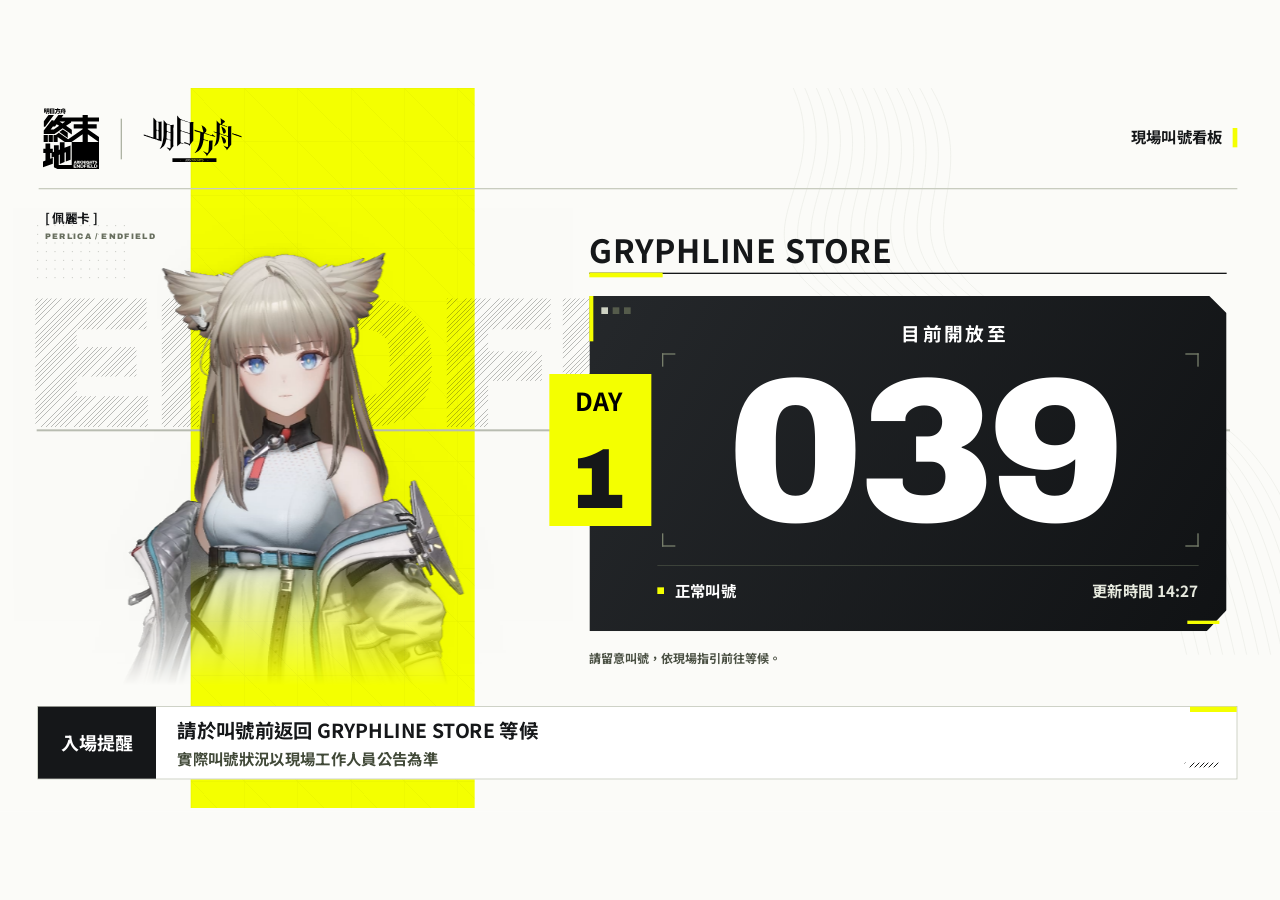
<file: index.html>
<!doctype html><html lang="zh-Hant"><head>
<meta charset="utf-8"><meta name="viewport" content="width=device-width,initial-scale=1"><meta name="theme-color" content="#f4ff00">
<title>明日方舟 × 終末地｜GRYPHLINE STORE 叫號看板</title><link rel="icon" href="assets/endfield-logo-original.svg" type="image/svg+xml">
<link rel="preload" href="assets/Archivo-variable.woff2" as="font" type="font/woff2" crossorigin><link rel="stylesheet" href="ui.css?v=2.1.0"><script defer src="content.js?v=2.1.0"></script><link rel="stylesheet" href="v6.css?v=2.1.1"><script defer src="video-player.js?v=2.1.0"></script><script defer src="runtime.js?v=2.1.0"></script></head>
<body><main class="canvas" aria-label="GRYPHLINE STORE 現場叫號看板">
<div class="yellow-band" aria-hidden="true"></div><div class="topography" aria-hidden="true"></div><div class="background-word" aria-hidden="true">ENDFIELD</div><div class="background-rule" aria-hidden="true"></div><div class="dot-grid" aria-hidden="true"></div>
<header class="header"><div class="brand-pair"><img class="brand-endfield" src="assets/endfield-logo-original.svg" alt="明日方舟：終末地"><span class="brand-divider" aria-hidden="true"></span><img class="brand-arknights" src="assets/arknights-logo.svg" alt="明日方舟"></div><div class="header-note">現場叫號看板</div><span class="header-accent" aria-hidden="true"></span></header>
<div class="character-caption" aria-hidden="true"><b class="operator-name">[ 佩麗卡 ]</b><small class="operator-en">PERLICA / ENDFIELD</small></div>
<div class="amiya-scene" aria-hidden="true"><img src="assets/amiya-e1.png" alt=""><span>RHODES ISLAND</span></div><div class="character-stage" aria-hidden="true"><div class="character-layer is-active" data-character="perlica"><img class="character-poster" fetchpriority="high" src="assets/perlica-poster.png" alt=""><canvas class="character-video" width="960" height="540"></canvas></div><div class="character-layer" data-character="amiya"><img class="character-poster" src="assets/amiya.png" alt=""></div></div>
<section class="queue" aria-labelledby="store-title"><h1 id="store-title" class="title">GRYPHLINE STORE</h1><div class="title-rule" aria-hidden="true"></div><div class="panel">
<div class="panel-surface" aria-hidden="true"></div><div class="panel-accent" aria-hidden="true"></div><div class="panel-markers" aria-hidden="true"><i></i><i></i><i></i></div><div class="label">目前開放至</div>
<div class="day-badge" aria-hidden="true"><svg class="day-label" viewBox="0 0 120 40"><text>DAY</text></svg><svg class="day-value" viewBox="0 0 120 100"><text>1</text></svg></div><svg class="number" viewBox="0 0 620 228" aria-hidden="true"><text>039</text></svg>
<p class="sr-only queue-announcement" aria-live="polite" aria-atomic="true">DAY 1，目前開放至 039。</p><div class="number-corners" aria-hidden="true"><i></i><i></i><i></i><i></i></div>
<div class="meta"><span class="status"><i aria-hidden="true"></i><span>正常叫號</span></span><span class="updated">更新時間 14:27</span></div><div class="edge-motion" aria-hidden="true"></div></div><div class="queue-note">請留意叫號，依現場指引前往等候。</div></section>
<aside class="notice" aria-label="入場提醒"><div class="notice-tag">入場提醒</div><div class="notice-copy"><div class="notice-main">請於叫號前返回 GRYPHLINE STORE 等候</div><div class="notice-sub">實際叫號狀況以現場工作人員公告為準</div></div></aside>
</main></body></html>
</file>
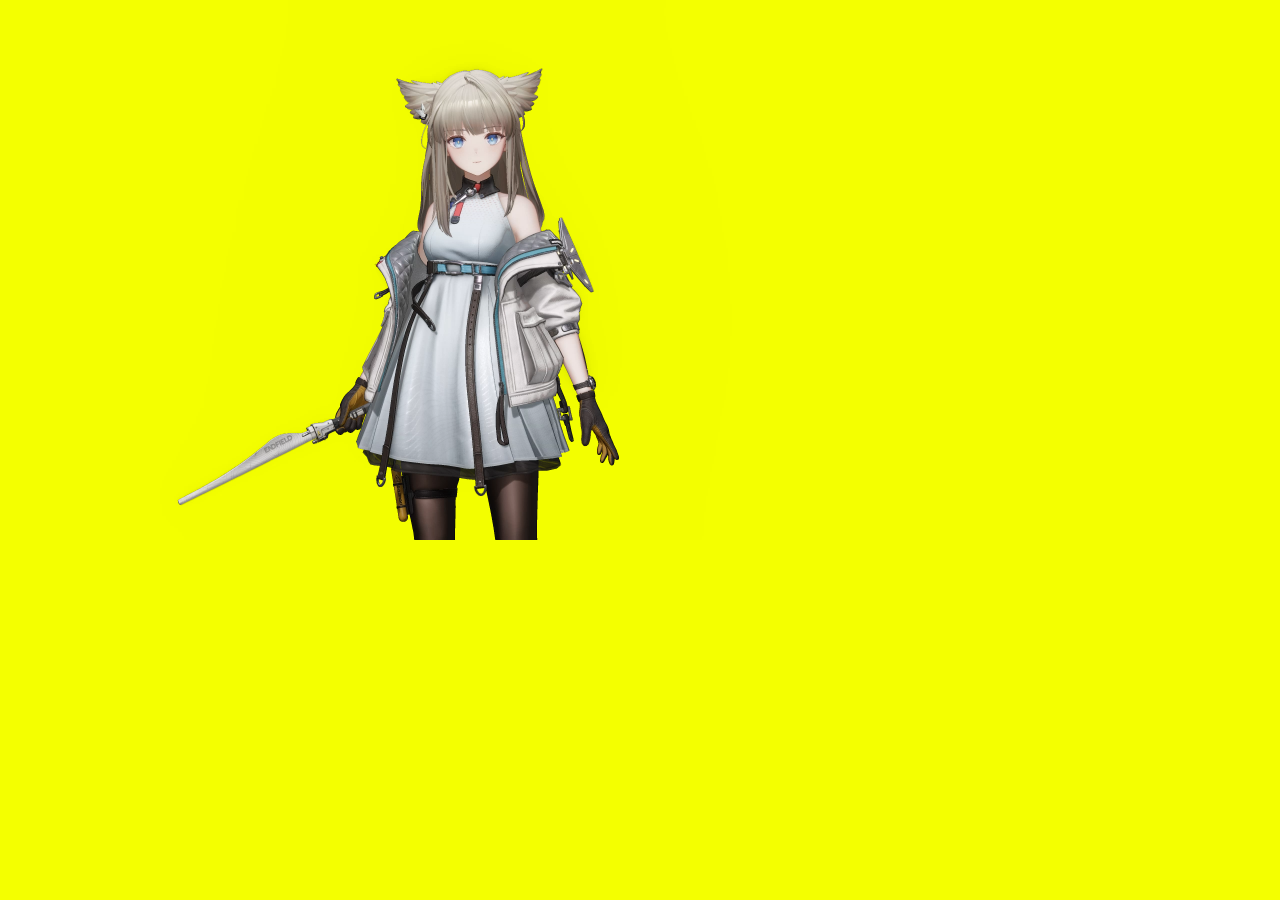
<file: verification/player-harness.html>
<!doctype html><html><head><meta name="viewport" content="width=device-width,initial-scale=1"><style>
body{margin:0;background:#f4ff00}.character-layer{position:relative;width:min(100vw,960px);aspect-ratio:16/9}.character-poster,.character-video{position:absolute;width:100%;height:100%;inset:0}.character-video{opacity:0}.has-video .character-video{opacity:1}.has-video .character-poster{opacity:0}.video-decoder{position:fixed;width:1px;height:1px;left:0;bottom:0;opacity:.001;pointer-events:none}
</style></head><body><div class="character-layer"><img class="character-poster" src="../assets/perlica-poster.png"><canvas class="character-video" width="960" height="540"></canvas></div><script src="../video-player.js"></script><script>
const mobile=document.documentElement.clientWidth<900;
document.querySelector('canvas').width=mobile?960:1440;document.querySelector('canvas').height=mobile?540:810;window.player=createQueueVideoPlayer(document.querySelector('.character-layer'),{src:'../assets/perlica-'+(mobile?'mobile':'desktop')+'-hq.mp4',fallbackSrc:'../assets/perlica-mobile.mp4'});player.start();document.addEventListener('visibilitychange',()=>document.hidden?player.stop():player.start());
</script></body></html>
</file>
<file: ui.css>
@font-face{font-family:QueueTC;src:url('assets/NotoSansTC-variable.woff2') format('woff2');font-weight:100 900;font-display:swap}
@font-face{font-family:QueueDigits;src:url('assets/Archivo-variable.woff2') format('woff2');font-weight:100 900;font-stretch:62% 125%;font-display:swap}
:root{color-scheme:light;--yellow:#f4ff00;--ink:#151719}*{box-sizing:border-box}html,body{margin:0;background:#fbfbf8;overflow-x:hidden}body{font-family:QueueTC,'Microsoft JhengHei',sans-serif;font-weight:700;color:var(--ink)}
.canvas{position:absolute;width:1920px;height:1080px;overflow:hidden;background:#fbfbf8;transform-origin:0 0;font-synthesis:none}
.yellow-band{position:absolute;left:286px;top:0;width:426px;height:1080px;background:var(--yellow)}.yellow-band:after{content:'';position:absolute;inset:0;background:url('assets/block-bg-original.svg') 0 0/80px 80px;opacity:.055;animation:grid-drift 36s linear infinite}
.topography{position:absolute;left:1110px;top:-100px;width:850px;height:1000px;background:url('assets/topography.svg') center/100% 100% no-repeat;opacity:.2;animation:terrain-drift 20s ease-in-out infinite alternate}
.background-word{position:absolute;left:32px;top:276px;font:900 280px/1 QueueDigits,sans-serif;letter-spacing:-12px;white-space:nowrap;background:repeating-linear-gradient(135deg,#171917 0 1px,transparent 1px 5px);background-clip:text;-webkit-background-clip:text;color:transparent;opacity:.28}.background-rule{position:absolute;left:55px;top:512px;width:1790px;height:3px;background:#b9bdb2}.dot-grid{position:absolute;left:50px;top:200px;width:140px;height:95px;background:radial-gradient(#6c7065 1px,transparent 1px) 0 0/13px 13px;opacity:.42}
.header{position:absolute;left:58px;top:0;width:1798px;height:152px;border-bottom:2px solid #c8ccbf}.logo{position:absolute;left:6px;top:33px;width:81px;height:88px;object-fit:contain}.divider{position:absolute;left:119px;top:55px;width:2px;height:54px;background:#aeb3a4}.identity{position:absolute;left:154px;top:45px}.event{font-size:34px;line-height:1.5}.english{font:900 15px/1.3 QueueDigits,sans-serif;letter-spacing:2px;color:#565c50;margin-top:5px}.header-note{position:absolute;right:22px;top:53px;font-size:23px;line-height:40px}.header-accent{position:absolute;right:0;top:60px;width:7px;height:29px;background:var(--yellow)}
.character-caption{position:absolute;left:67px;top:184px;font-size:19px}.character-caption small{display:block;font:900 12px/1.5 QueueDigits,sans-serif;letter-spacing:2px;color:#686f5f;margin-top:7px}
.character-stage{position:absolute;left:20px;top:217px;width:840px;height:679px;overflow:hidden;mask-image:linear-gradient(to bottom,#000 73%,transparent 100%);-webkit-mask-image:linear-gradient(to bottom,#000 73%,transparent 100%)}.character-layer{position:absolute;inset:0;opacity:0;transition:opacity 850ms ease-in-out;pointer-events:none}.character-layer.is-active{opacity:1}.character-poster,.character-video{position:absolute;width:1897.412px;height:1067.294px;max-width:none;left:-543.529px;top:0}.character-layer[data-character=female] .character-poster,.character-layer[data-character=female] .character-video{left:-573.176px;top:-98.824px}.character-video{opacity:0}.character-layer.has-video .character-video{opacity:1}.character-layer.has-video .character-poster{opacity:0}
.queue{position:absolute;left:884px;top:208px;width:956px;height:672px}.title{margin:0;height:69px;display:flex;align-items:center;font-size:48px;line-height:1.2;letter-spacing:1px;white-space:nowrap}.title-rule{position:absolute;top:69px;width:100%;height:2px;background:var(--ink)}.title-rule:before{content:'';position:absolute;left:0;top:0;width:110px;height:7px;background:var(--yellow)}
.panel{position:absolute;top:104px;width:956px;height:503px;color:#fff}.panel-surface{position:absolute;inset:0;background:linear-gradient(120deg,#25282b,#101214);clip-path:polygon(0 0,calc(100% - 26px) 0,100% 26px,100% calc(100% - 32px),calc(100% - 30px) 100%,0 100%)}.panel-accent{position:absolute;left:0;top:0;width:6px;height:68px;background:var(--yellow)}.panel-markers{position:absolute;left:18px;top:17px;display:flex;gap:7px}.panel-markers i{width:10px;height:10px;background:#555b4b}.panel-markers i:first-child{background:#cdd1c2}.label{position:absolute;left:160px;right:20px;top:34px;font-size:28px;letter-spacing:4px;line-height:1.5;text-align:center}
.day-badge{position:absolute;left:-60px;top:117px;width:152px;height:228px;background:var(--yellow);color:var(--ink)}.day-badge svg{position:absolute;overflow:visible}.day-label{left:16px;top:22px;width:120px;height:40px}.day-value{left:16px;top:106px;width:120px;height:100px}.day-label text{font-family:QueueTC,sans-serif;font-size:36px;font-weight:700}.day-value text,.number text{font-family:QueueDigits,sans-serif;font-weight:900;font-size:310px;fill:currentColor}.number{position:absolute;left:196px;top:117px;width:620px;height:228px;overflow:visible;color:#fff}.number text{font-variant-numeric:tabular-nums;letter-spacing:-10px}
.number-corners{position:absolute;left:109px;top:86px;width:805px;height:290px;pointer-events:none}.number-corners i{position:absolute;width:20px;height:20px;border-color:#777e6b;border-style:solid;border-width:0}.number-corners i:nth-child(1){left:0;top:0;border-left-width:2px;border-top-width:2px}.number-corners i:nth-child(2){right:0;top:0;border-right-width:2px;border-top-width:2px}.number-corners i:nth-child(3){left:0;bottom:0;border-left-width:2px;border-bottom-width:2px}.number-corners i:nth-child(4){right:0;bottom:0;border-right-width:2px;border-bottom-width:2px}
.meta{position:absolute;left:102px;right:42px;top:404px;height:75px;border-top:1px solid #4c5345;display:flex;align-items:center;justify-content:space-between;font-size:23px;gap:20px;white-space:nowrap}.status{display:flex;align-items:center;gap:16px}.status i{width:10px;height:10px;background:var(--yellow)}.updated{color:#e6e9de}.edge-motion{position:absolute;right:11px;bottom:11px;width:48px;height:5px;background:var(--yellow);animation:edge-travel 8s ease-in-out infinite}.queue-note{position:absolute;top:633px;font-size:18px;color:#4b5144;line-height:1.5}
.notice{position:absolute;left:56px;top:927px;width:1800px;min-height:102px;border:1px solid #b6bcac;background:#fff;display:flex;align-items:stretch}.notice-tag{width:177px;flex-shrink:0;background:var(--ink);color:#fff;display:flex;align-items:center;justify-content:center;font-size:27px;line-height:1.4}.notice-copy{padding:14px 72px 14px 32px;display:flex;flex-direction:column;justify-content:center;gap:7px;min-width:0}.notice-main{font-size:29px;line-height:1.4;overflow-wrap:anywhere}.notice-sub{font-size:23px;line-height:1.4;color:#414938;overflow-wrap:anywhere}.notice:before{content:'';position:absolute;right:0;top:0;width:70px;height:8px;background:var(--yellow)}.notice:after{content:'';position:absolute;right:24px;bottom:17px;width:54px;height:7px;background:repeating-linear-gradient(135deg,#171917 0 1px,transparent 1px 5px)}
.sr-only{position:absolute;width:1px;height:1px;clip-path:inset(50%);overflow:hidden;white-space:nowrap}
.mobile.canvas{width:360px;height:640px;background:#fff}.mobile .yellow-band{left:109px;top:70px;width:144px;height:482px}.mobile .topography{display:none}.mobile .background-word{left:-5px;top:423px;font-size:71px;letter-spacing:-3px;opacity:.48}.mobile .background-rule{left:12px;top:484px;width:336px;height:2px}.mobile .dot-grid{left:14px;top:347px;width:59px;height:45px;opacity:.35}
.mobile .header{left:17px;width:326px;height:70px;border-bottom-width:1px}.mobile .logo{left:1px;top:12px;width:42px;height:46px}.mobile .divider{left:56px;top:22px;width:1px;height:31px}.mobile .identity{left:70px;top:13px}.mobile .event{font-size:17px;line-height:1.5}.mobile .english{display:none}.mobile .header-note{left:70px;right:auto;top:39px;font-size:11px;line-height:20px}.mobile .header-accent{right:5px;top:18px;width:8px;height:35px}.mobile .character-caption{display:none}
.mobile .character-stage{left:1px;top:334px;width:359px;height:216px}.mobile .character-poster,.mobile .character-video{width:810.918px;height:456.141px;left:-232.294px;top:7px}.mobile .character-layer[data-character=female] .character-poster,.mobile .character-layer[data-character=female] .character-video{left:-244.965px;top:-49.235px}
.mobile .queue{left:16px;top:85px;width:328px;height:246px}.mobile .title{height:35px;background:#fff;padding-left:8px;font-size:21px;letter-spacing:.1px;line-height:1.2}.mobile .title-rule{top:35px}.mobile .title-rule:before{width:50px;height:4px}.mobile .panel{top:48px;width:328px;height:198px}.mobile .panel-surface{clip-path:polygon(0 0,calc(100% - 12px) 0,100% 12px,100% calc(100% - 14px),calc(100% - 14px) 100%,0 100%)}.mobile .panel-accent{width:4px;height:32px}.mobile .panel-markers{display:none}.mobile .label{left:60px;right:28px;top:13px;font-size:14px;letter-spacing:2px;line-height:1.4}
.mobile .day-badge{left:-7px;top:52.5px;width:48px;height:81px}.mobile .day-label{left:3px;top:8px;width:42px;height:14px}.mobile .day-value{left:3px;top:32px;width:42px;height:35px}.mobile .number{left:54px;top:49.5px;width:256px;height:87px}.mobile .number-corners{left:53px;top:41px;width:259px;height:104px}.mobile .number-corners i{width:7px;height:7px;border-width:0}.mobile .number-corners i:nth-child(1){border-width:1px 0 0 1px}.mobile .number-corners i:nth-child(2){border-width:1px 1px 0 0}.mobile .number-corners i:nth-child(3){border-width:0 0 1px 1px}.mobile .number-corners i:nth-child(4){border-width:0 1px 1px 0}
.mobile .meta{left:14px;right:15px;top:156px;height:36px;font-size:11px;gap:8px}.mobile .status{gap:7px}.mobile .status i{width:5px;height:5px}.mobile .edge-motion{right:9px;bottom:0;width:19px;height:3px}.mobile .queue-note{display:none}
.mobile .notice{left:16px;top:549px;width:328px;min-height:76px;display:block}.mobile .notice-tag{font-size:11px;line-height:20px;height:22px;width:68px}.mobile .notice-copy{display:flex;gap:5px;padding:8px 8px 9px}.mobile .notice-main{font-size:12px;line-height:1.45}.mobile .notice-sub{font-size:11px;line-height:1.45}.mobile .notice:before,.mobile .notice:after{display:none}
@keyframes grid-drift{to{background-position:80px 80px}}@keyframes terrain-drift{to{transform:translate(12px,7px)}}@keyframes edge-travel{0%,22%,100%{transform:translateX(0);opacity:1}55%,75%{transform:translateX(-100px);opacity:.5}}
.motion-off *,.motion-off *:before,.motion-off *:after,.background-off .yellow-band:after,.background-off .topography,.background-off .edge-motion{animation:none!important}.motion-off .character-layer{transition:none}@media(prefers-reduced-motion:reduce){*,*:before,*:after{animation:none!important;transition:none!important}}
</file>
<file: v6.css>
/* Approved V6 composition, consolidated from handoff-v6/proposal.css. */
.brand-pair{position:absolute;left:6px;top:26px;height:100px;display:flex;align-items:center;gap:32px}
.brand-endfield{width:85px;height:94px;object-fit:contain}.brand-divider{height:61px;width:2px;background:#aeb3a4}
.brand-arknights{width:148px;height:72px;object-fit:contain}
.character-caption{z-index:2;top:180px;left:67px}
.character-stage{top:180px;height:716px}
.character-layer[data-character=perlica] .character-poster,.character-layer[data-character=perlica] .character-video{width:2200px;height:1237.5px;left:-685px;top:-90px}
.character-layer[data-character=amiya] .character-poster{width:1650px;height:1650px;left:-425px;top:-24px}
.character-video,.character-poster{transition:opacity 250ms ease}
.video-decoder{position:fixed;left:0;bottom:0;width:1px;height:1px;opacity:.001;pointer-events:none}
.amiya-scene{position:absolute;left:40px;top:230px;width:790px;height:666px;overflow:hidden;pointer-events:none;opacity:0;transition:opacity 850ms ease-in-out;background:none;mask-image:linear-gradient(to right,transparent,#000 12%,#000 85%,transparent);-webkit-mask-image:linear-gradient(to right,transparent,#000 12%,#000 85%,transparent)}
.amiya .amiya-scene{opacity:1}
.amiya-scene img{position:absolute;width:1900px;height:auto;max-width:none;left:-690px;top:-435px;opacity:.27;mask-image:linear-gradient(to bottom,transparent 435px,#000 525px,#000 650px,transparent 820px);-webkit-mask-image:linear-gradient(to bottom,transparent 435px,#000 525px,#000 650px,transparent 820px)}
.amiya-scene span{position:absolute;top:335px;left:18px;font:900 116px/1 QueueDigits,sans-serif;color:#1517190d;white-space:nowrap;letter-spacing:-5px}
.canvas:not(.mobile) .yellow-band{transition:opacity 850ms ease-in-out}.canvas:not(.mobile).amiya .yellow-band{opacity:0}.motion-off .yellow-band{transition:none}.amiya .background-word,.amiya .background-rule,.amiya .dot-grid{opacity:0}
.character-layer[data-character=amiya] .character-poster{animation:amiya-front 6.5s ease-in-out infinite alternate;animation-play-state:paused}
.amiya-scene img{animation:amiya-back 6.5s ease-in-out infinite alternate;animation-play-state:paused}
.amiya:not(.characters-off) .character-layer[data-character=amiya] .character-poster,.amiya:not(.characters-off) .amiya-scene img{animation-play-state:running}
.mobile .header{height:90px}.mobile .brand-pair{left:0;top:9px;height:53px;gap:14px}
.mobile .brand-endfield{width:46px;height:50px}.mobile .brand-divider{height:32px;width:1px}.mobile .brand-arknights{width:80px;height:38px}
.mobile .header-note{left:auto;right:13px;top:44px;width:auto;text-align:right;font-size:11px;line-height:16px;letter-spacing:.5px}.mobile .header-accent{width:5px;height:27px;right:0;top:24px}
.mobile .queue{top:105px}.mobile .yellow-band{top:90px;height:519px}
.mobile .character-stage{left:1px;top:316px;width:359px;height:293px;z-index:1;mask-image:linear-gradient(#000 80%,transparent);-webkit-mask-image:linear-gradient(#000 80%,transparent)}
.mobile .character-layer[data-character=perlica] .character-poster,.mobile .character-layer[data-character=perlica] .character-video{width:880px;height:495px;left:-260px;top:-16px}
.mobile .character-layer[data-character=amiya] .character-poster{width:570px;height:570px;left:-108px;top:2px}
.mobile .background-word{top:470px}.mobile .background-rule{top:530px}.mobile .dot-grid{top:380px}.mobile .notice{top:609px;z-index:2}
.mobile.amiya .yellow-band{display:none}
.mobile .amiya-scene{left:16px;top:354px;width:328px;height:255px}
.mobile .amiya-scene img{width:800px;left:-300px;top:-212px;mask-image:linear-gradient(to bottom,transparent 212px,#000 248px,#000 285px,transparent 365px);-webkit-mask-image:linear-gradient(to bottom,transparent 212px,#000 248px,#000 285px,transparent 365px)}
.mobile .amiya-scene span{font-size:48px;top:150px;left:4px;letter-spacing:-2px}
.mobile{--front-drift:5px;--back-drift:-7px}
@keyframes amiya-front{to{transform:translateX(var(--front-drift,14px))}}@keyframes amiya-back{to{transform:translateX(var(--back-drift,-20px))}}
.motion-off .amiya-scene,.motion-off .character-video,.motion-off .character-poster{transition:none}
</file>
